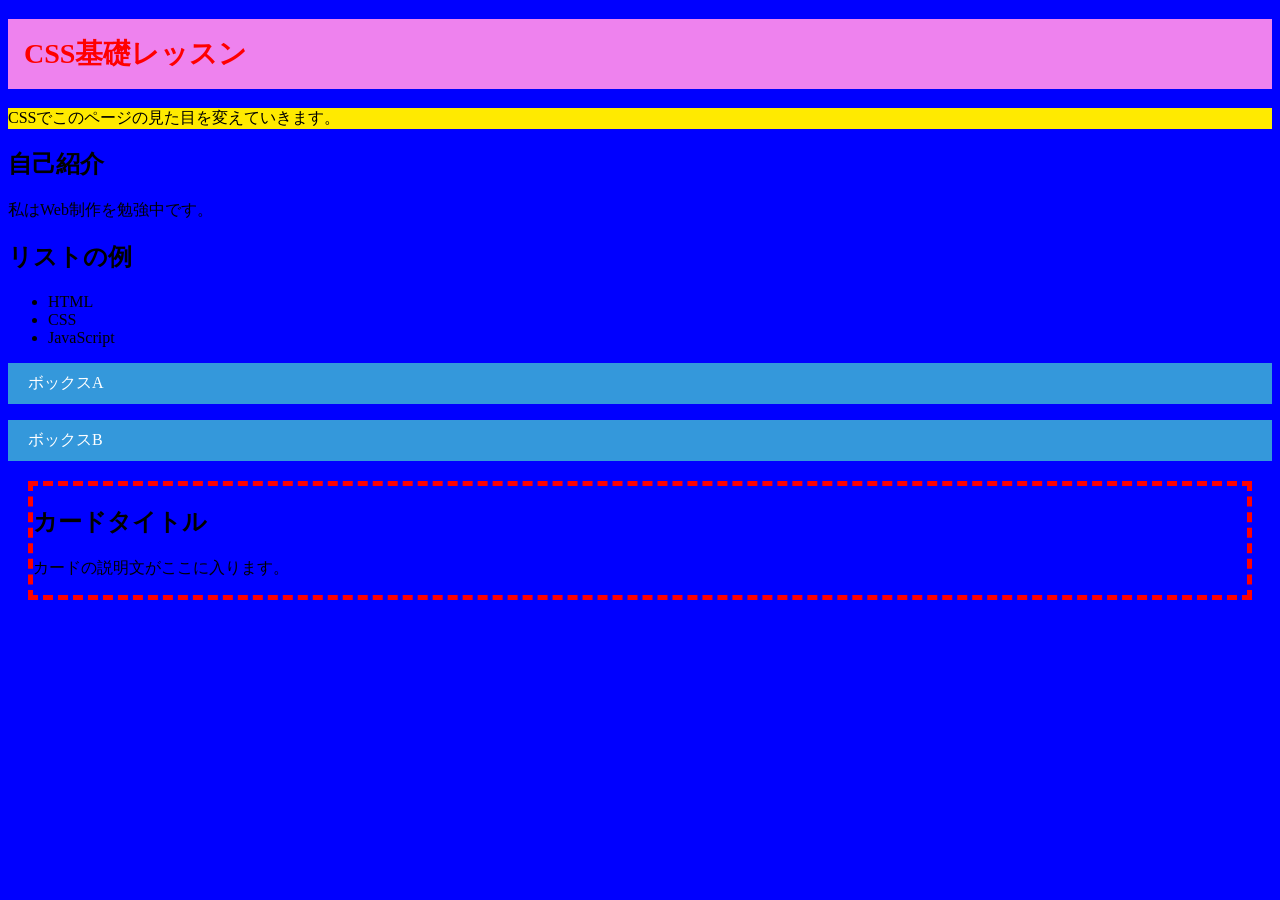
<file: exercises/lesson02/index.html>
<!doctype html>
<html lang="ja">
  <head>
    <meta charset="UTF-8" />
    <meta name="viewport" content="width=device-width, initial-scale=1.0" />
    <title>CSS基礎レッスン</title>
    <link rel="stylesheet" href="style.css" />
  </head>
  <body>
    <h1>CSS基礎レッスン</h1>
    <p class="highlight">CSSでこのページの見た目を変えていきます。</p>

    <h2>自己紹介</h2>
    <p>私はWeb制作を勉強中です。</p>

    <h2>リストの例</h2>
    <ul>
      <li>HTML</li>
      <li>CSS</li>
      <li>JavaScript</li>
    </ul>

    <div class="box">ボックスA</div>
    <div class="box">ボックスB</div>

    <div class="card">
      <h2>カードタイトル</h2>
      <p>カードの説明文がここに入ります。</p>
    </div>
  </body>
</html>
</file>
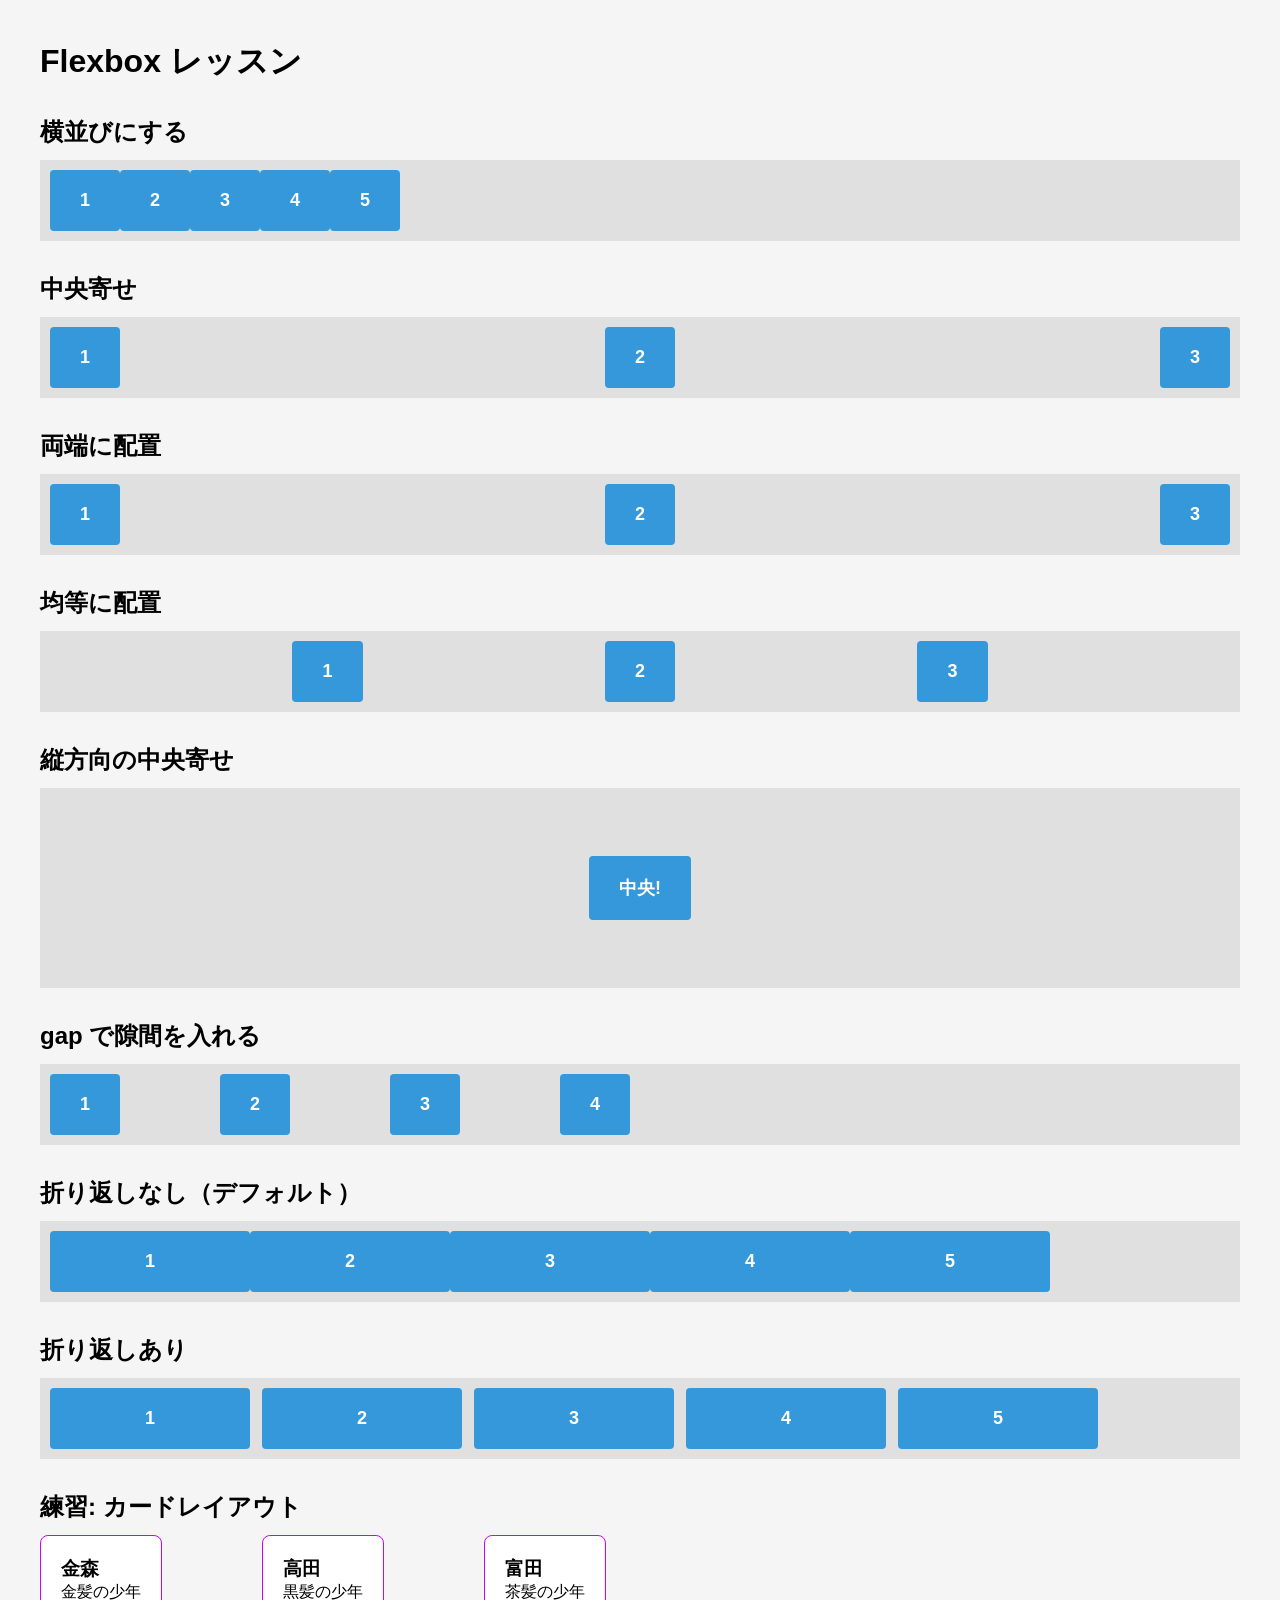
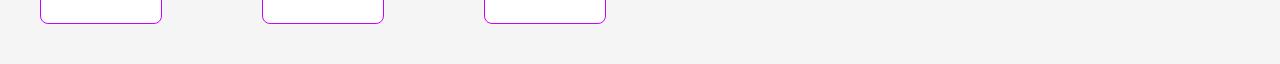
<file: exercises/lesson03/index.html>
<!doctype html>
<html lang="ja">
  <head>
    <meta charset="UTF-8" />
    <meta name="viewport" content="width=device-width, initial-scale=1.0" />
    <title>Flexboxレッスン</title>
    <link rel="stylesheet" href="style.css" />
  </head>
  <body>
    <h1>Flexbox レッスン</h1>

    <!-- Step 1: display: flex で横並び -->
    <h2>横並びにする</h2>
    <div class="container">
      <div class="item">1</div>
      <div class="item">2</div>
      <div class="item">3</div>
      <div class="item">4</div>
      <div class="item">5</div>
    </div>

    <!-- Step 2: justify-content -->
    <h2>中央寄せ</h2>
    <div class="container jc-center">
      <div class="item">1</div>
      <div class="item">2</div>
      <div class="item">3</div>
    </div>

    <h2>両端に配置</h2>
    <div class="container jc-between">
      <div class="item">1</div>
      <div class="item">2</div>
      <div class="item">3</div>
    </div>

    <h2>均等に配置</h2>
    <div class="container jc-evenly">
      <div class="item">1</div>
      <div class="item">2</div>
      <div class="item">3</div>
    </div>

    <!-- Step 3: align-items: center -->
    <h2>縦方向の中央寄せ</h2>
    <div class="container center-both">
      <div class="item">中央!</div>
    </div>

    <!-- Step 4: gap -->
    <h2>gap で隙間を入れる</h2>
    <div class="container gap-demo">
      <div class="item">1</div>
      <div class="item">2</div>
      <div class="item">3</div>
      <div class="item">4</div>
    </div>

    <!-- Step 5: flex-wrap -->
    <h2>折り返しなし（デフォルト）</h2>
    <div class="container nowrap-demo">
      <div class="item wide">1</div>
      <div class="item wide">2</div>
      <div class="item wide">3</div>
      <div class="item wide">4</div>
      <div class="item wide">5</div>
    </div>

    <h2>折り返しあり</h2>
    <div class="container wrap-demo">
      <div class="item wide">1</div>
      <div class="item wide">2</div>
      <div class="item wide">3</div>
      <div class="item wide">4</div>
      <div class="item wide">5</div>
    </div>

    <!-- 練習問題: カードを3つ横並びにしよう -->
    <h2>練習: カードレイアウト</h2>
    <div class="card-container">
      <div class="card">
       <h3>金森</h3>
       <p>金髪の少年</p>
      </div>
      <div class="card">
        <h3>高田</h3>
        <p>黒髪の少年</p>
      </div>
      <div class="card">
        <h3>富田</h3>
        <p>茶髪の少年</p>
    </div>
  </body>
</html>
</file>
<file: exercises/lesson02/style.css>
/* ===== Step 2: 文字の色とサイズ ===== */
/* h1 と p にスタイルを書いてみよう */
h1 {
  font-size: 28px;
  color: #ff0000;
}
/* ===== Step 3: 背景色 ===== */
/* body や h1 に background-color を追加しよう */
body {
  background-color: blue;
}
h1 {
  background-color: violet;
  padding: 16px;
}
/* ===== Step 4: クラスセレクタ ===== */
/* .box にスタイルを書いてみよう */
.box {
  background-color: #3498db;
  color: white;
  padding: 16px;
  margin-bottom: 8px;
}
.highlight {
  background-color: #ffea00;
}
/* ===== Step 5: 余白（margin, padding） ===== */
/* padding と margin を調整しよう */
.box {
  padding: 40px;
  padding: 10px 20px;
}
.box {
  margin-bottom: 16px;
}

.card {
  margin: 20px;
}
/* ===== Step 6: 枠線と角丸 ===== */
/* .card に border と border-radius を追加しよう */
.card {
  border: 5px dashed red;
}
</file>
<file: exercises/lesson03/style.css>
/* ===== リセット・基本設定 ===== */
* {
  margin: 0;
  padding: 0;
  box-sizing: border-box;
}

body {
  padding: 40px;
  font-family: sans-serif;
  background-color: #f5f5f5;
}

h1 {
  margin-bottom: 24px;
}

h2 {
  margin-top: 32px;
  margin-bottom: 12px;
}

/* コンテナ（親要素）の見た目 */
.container {
  background-color: #e0e0e0;
  padding: 10px;
  margin-bottom: 16px;
  display: flex;
}

/* アイテム（子要素）の見た目 */
.item {
  background-color: #3498db;
  color: white;
  padding: 20px 30px;
  text-align: center;
  font-weight: bold;
  font-size: 18px;
  border-radius: 4px;
}
.container {
  background-color: #e0e0e0;
  padding: 10px;
  display: flex;
}
/* ===== Step 2: justify-content ===== */
/* ガイドに沿って .jc-center, .jc-between, .jc-evenly を書こう */
.jc-center {
  justify-content: space-between;
}
.jc-between {
  justify-content: space-between;
}
.jc-evenly {
  justify-content: space-evenly;
}
/* ===== Step 3: align-items: center ===== */
/* .center-both に justify-content, align-items, height を書こう */
.center-both {
  justify-content: center;
  align-items: center;
  height: 200px;
}
/* ===== Step 4: gap ===== */
/* .gap-demo に gap を追加しよう */
.gap-demo {
  gap: 100px;
}
/* ===== Step 5: flex-wrap ===== */
.item.wide {
  min-width: 200px;
}
.nowrap-demo {
  flex-wrap: nowrap;
}
.wrap-demo {
  flex-wrap: wrap;
  gap: 12px;
}

/* .wrap-demo に flex-wrap と gap を書こう */

/* ===== 練習問題: カードレイアウト ===== */
/* .card-container と .card のスタイルを自分で書いてみよう */
.card-container {
  display: flex;
  gap: 100px;
}
.card {
  background-color: rgb(255, 255, 255);
  padding: 20px;
  border: 1px solid #cc00ff;
  border-radius: 8px;
}
</file>
